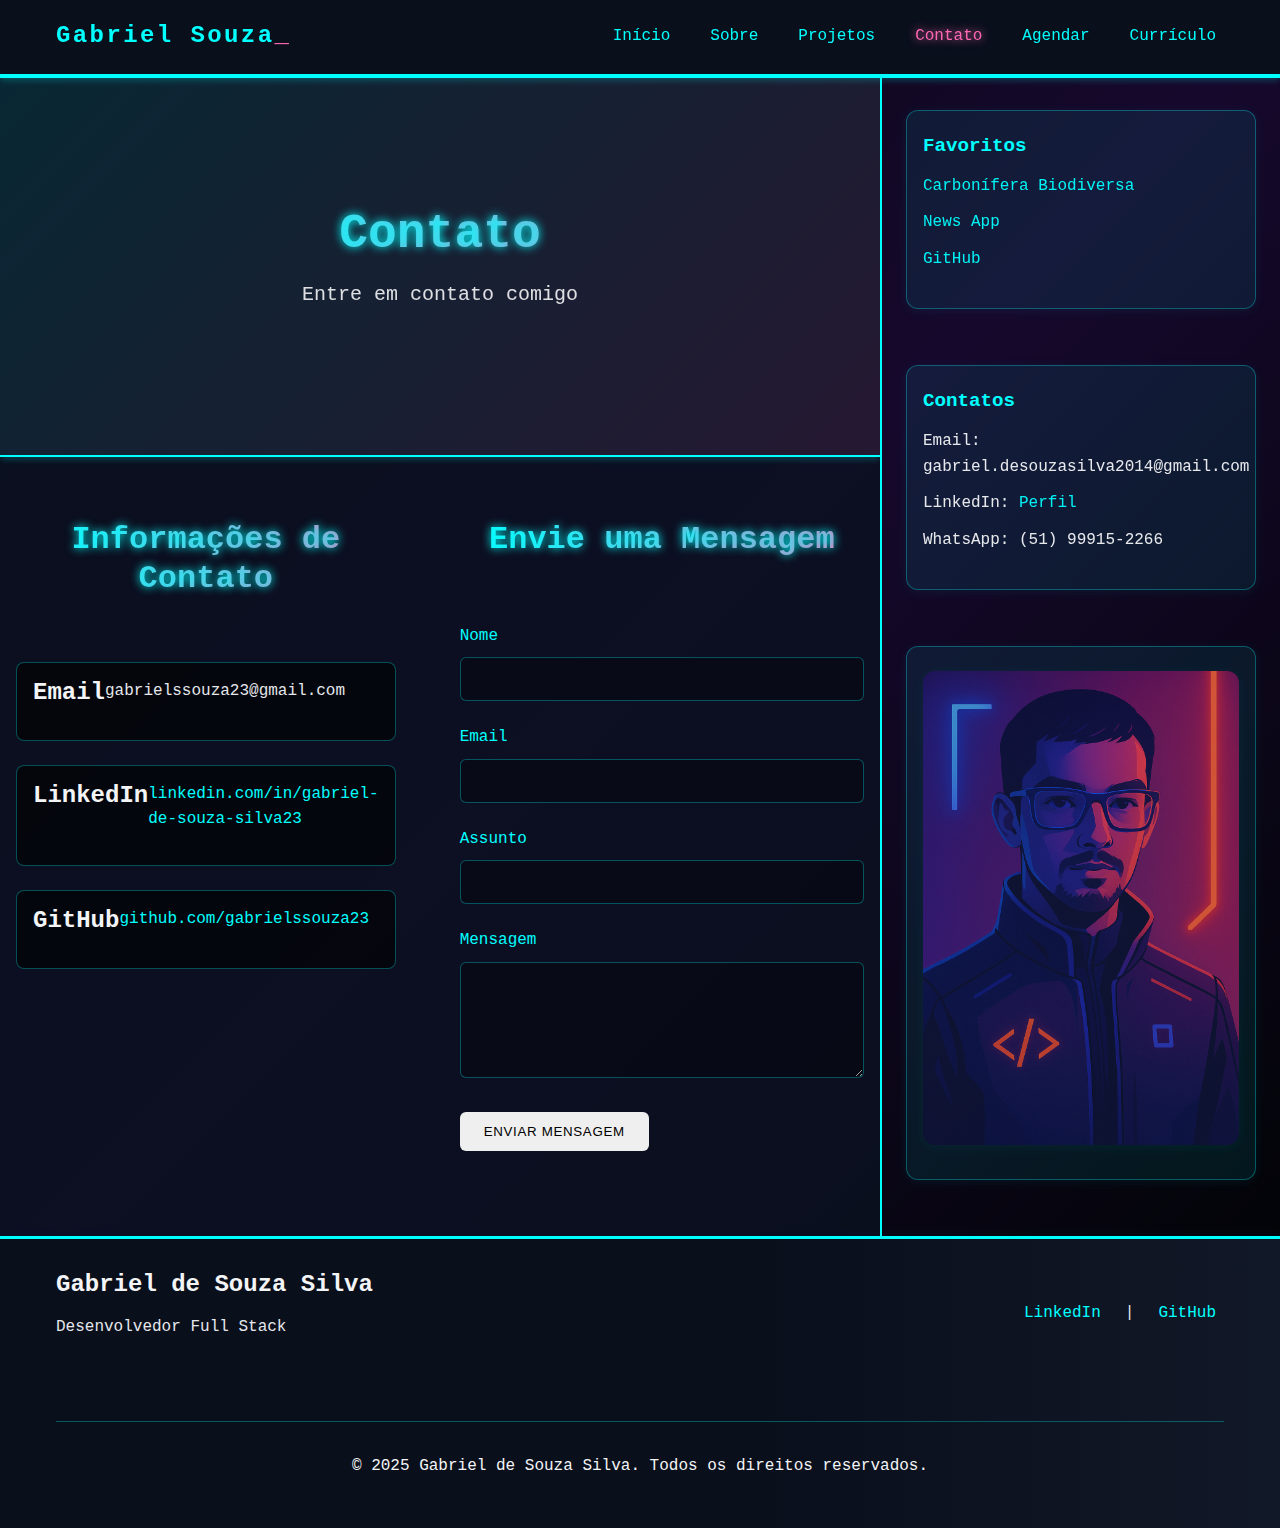
<file: contact.html>
<!DOCTYPE html>
<html lang="pt-BR">
<head>
    <meta charset="UTF-8">
    <meta name="viewport" content="width=device-width, initial-scale=1.0">
    <title>Contato - Gabriel de Souza Silva</title>
    <link rel="stylesheet" href="styles.css">
</head>
<body>
    <nav class="nav">
        <div class="nav-container">
            <div class="nav-left">
                <h1 class="logo">Gabriel Souza<span class="logo-cursor">_</span></h1>
            </div>
            <div class="nav-right">
                <a href="index.html" class="nav-link">Início</a>
                <a href="about.html" class="nav-link">Sobre</a>
                <a href="projects.html" class="nav-link">Projetos</a>
                <a href="contact.html" class="nav-link active">Contato</a>
                <a href="schedule.html" class="nav-link">Agendar</a>
                <a href="resume.html" class="nav-link">Currículo</a>
            </div>
        </div>
    </nav>
    <main class="main-layout">
      <section class="main-left">
        <section class="page-hero">
            <div class="container">
                <h1 class="gradient-text">Contato</h1>
                <p class="subtitle">Entre em contato comigo</p>
            </div>
        </section>
        <section class="contact-section">
            <div class="container">
                <div class="contact-grid">
                    <div class="contact-info">
                        <h2 class="section-title gradient-text">Informações de Contato</h2>
                        <div class="contact-details">
                            <div class="contact-item">
                                <h3>Email</h3>
                                <p>gabrielssouza23@gmail.com</p>
                            </div>
                            <div class="contact-item">
                                <h3>LinkedIn</h3>
                                <p><a href="https://www.linkedin.com/in/gabriel-de-souza-silva23/" target="_blank">linkedin.com/in/gabriel-de-souza-silva23</a></p>
                            </div>
                            <div class="contact-item">
                                <h3>GitHub</h3>
                                <p><a href="https://github.com/gabrielssouza23" target="_blank">github.com/gabrielssouza23</a></p>
                            </div>
                        </div>
                    </div>
                    <div class="contact-form">
                        <h2 class="section-title gradient-text">Envie uma Mensagem</h2>
                        <form id="contactForm">
                            <div class="form-group">
                                <label for="name">Nome</label>
                                <input type="text" id="name" name="name" required>
                            </div>
                            <div class="form-group">
                                <label for="email">Email</label>
                                <input type="email" id="email" name="email" required>
                            </div>
                            <div class="form-group">
                                <label for="subject">Assunto</label>
                                <input type="text" id="subject" name="subject" required>
                            </div>
                            <div class="form-group">
                                <label for="message">Mensagem</label>
                                <textarea id="message" name="message" rows="5" required></textarea>
                            </div>
                            <button type="submit" class="btn primary-btn">Enviar Mensagem</button>
                        </form>
                    </div>
                </div>
            </div>
        </section>
      </section>
      <aside class="main-right">
        <div class="sidebar-box">
          <h2>Favoritos</h2>
          <ul class="sidebar-list">
            <li><a href="https://carbonifera-biodiversa.vercel.app/" target="_blank">Carbonífera Biodiversa</a></li>
            <li><a href="https://github.com/gabrielssouza23/newsNext" target="_blank">News App</a></li>
            <li><a href="https://github.com/gabrielssouza23" target="_blank">GitHub</a></li>
          </ul>
        </div>
        <div class="sidebar-box">
          <h2>Contatos</h2>
          <ul class="sidebar-list">
            <li>Email: gabriel.desouzasilva2014@gmail.com</li>
            <li>LinkedIn: <a href="https://www.linkedin.com/in/gabriel-de-souza-silva23/" target="_blank">Perfil</a></li>
            <li>WhatsApp: (51) 99915-2266</li>
          </ul>
        </div>
        <div class="sidebar-box sidebar-photo">
          <img src="pog.png" alt="Foto Gabriel" style="width:100%;border-radius:12px;opacity:0.85;" />
        </div>
      </aside>
    </main>
    <footer class="footer improved-footer">
        <div class="container">
            <div class="footer-content">
                <div class="footer-info">
                    <h3>Gabriel de Souza Silva</h3>
                    <p>Desenvolvedor Full Stack</p>
                </div>
                <div class="footer-social">
                  <a href="https://www.linkedin.com/in/gabriel-de-souza-silva23/" target="_blank">LinkedIn</a> |
                  <a href="https://github.com/gabrielssouza23" target="_blank">GitHub</a>
                </div>
            </div>
            <div class="footer-bottom">
                <p>&copy; 2025 Gabriel de Souza Silva. Todos os direitos reservados.</p>
            </div>
        </div>
    </footer>
</body>
</html>
</file>
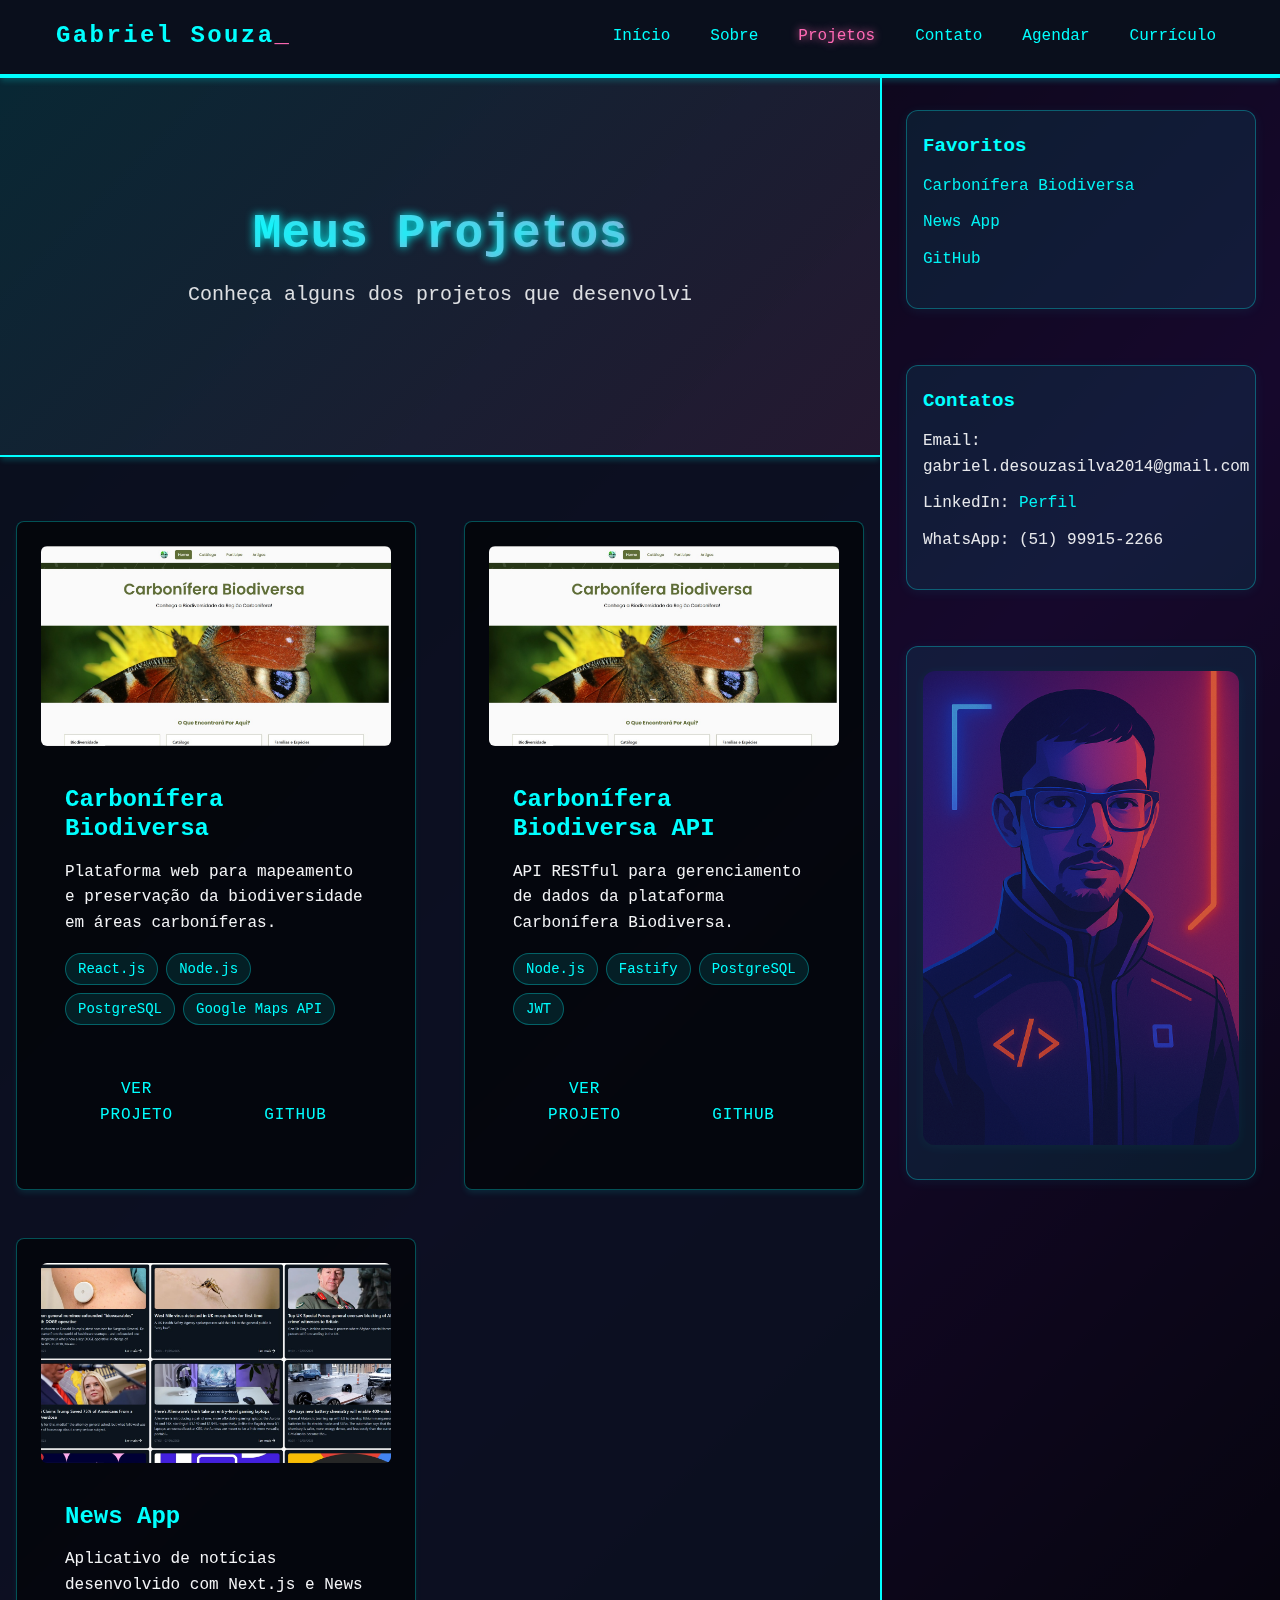
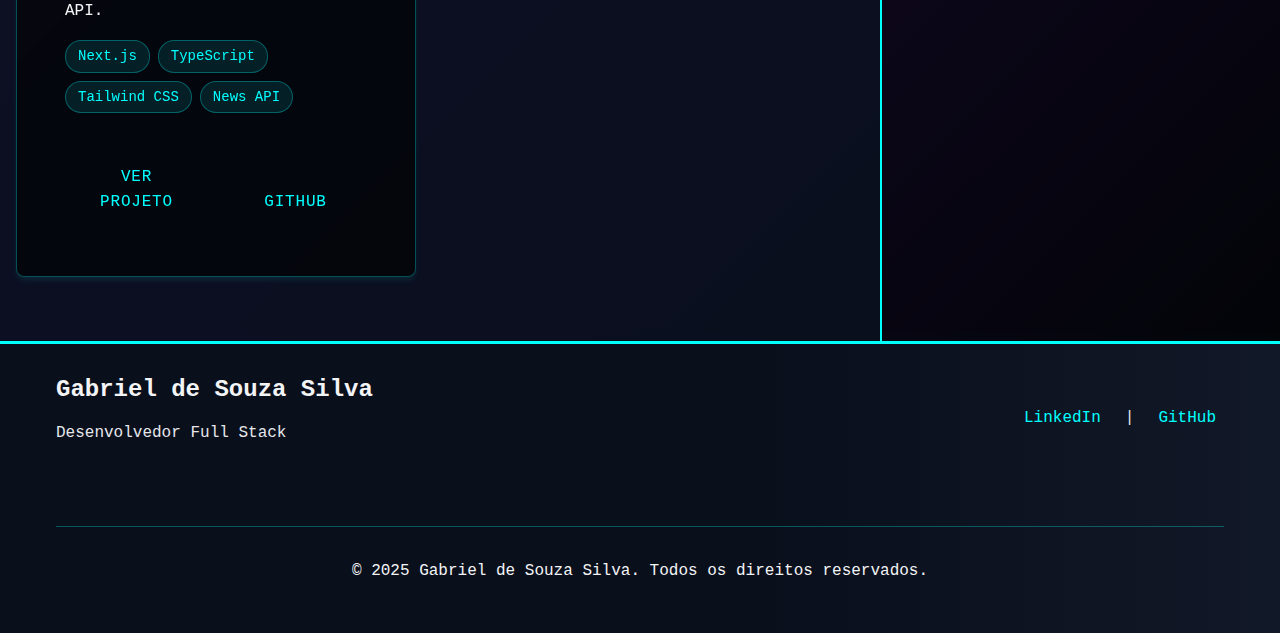
<file: projects.html>
<!DOCTYPE html>
<html lang="pt-BR">
<head>
    <meta charset="UTF-8">
    <meta name="viewport" content="width=device-width, initial-scale=1.0">
    <title>Projetos - Gabriel de Souza Silva</title>
    <link rel="stylesheet" href="styles.css">
</head>
<body>
    <nav class="nav">
        <div class="nav-container">
            <div class="nav-left">
                <h1 class="logo">Gabriel Souza<span class="logo-cursor">_</span></h1>
            </div>
            <div class="nav-right">
                <a href="index.html" class="nav-link">Início</a>
                <a href="about.html" class="nav-link">Sobre</a>
                <a href="projects.html" class="nav-link active">Projetos</a>
                <a href="contact.html" class="nav-link">Contato</a>
                <a href="schedule.html" class="nav-link">Agendar</a>
                <a href="resume.html" class="nav-link">Currículo</a>
            </div>
        </div>
    </nav>
    <main class="main-layout">
      <section class="main-left">
        <section class="page-hero">
            <div class="container">
                <h1 class="gradient-text">Meus Projetos</h1>
                <p class="subtitle">Conheça alguns dos projetos que desenvolvi</p>
            </div>
        </section>
        <section class="projects-section">
            <div class="container">
                <div class="projects-grid">
                    <div class="project-card">
                        <img src="carboprint.png" alt="Carbonífera Biodiversa" class="project-image">
                        <div class="project-content">
                            <h3>Carbonífera Biodiversa</h3>
                            <p>Plataforma web para mapeamento e preservação da biodiversidade em áreas carboníferas.</p>
                            <div class="project-tech">
                                <span class="tech-tag">React.js</span>
                                <span class="tech-tag">Node.js</span>
                                <span class="tech-tag">PostgreSQL</span>
                                <span class="tech-tag">Google Maps API</span>
                            </div>
                            <div class="project-links">
                                <a href="https://carbonifera-biodiversa.vercel.app/" target="_blank" class="btn primary-btn">Ver Projeto</a>
                                <a href="https://github.com/gabrielssouza23/carbonifera-biodiversa" target="_blank" class="btn secondary-btn">GitHub</a>
                            </div>
                        </div>
                    </div>
                    <div class="project-card">
                        <img src="carboprint.png" alt="Carbonífera Biodiversa API" class="project-image">
                        <div class="project-content">
                            <h3>Carbonífera Biodiversa API</h3>
                            <p>API RESTful para gerenciamento de dados da plataforma Carbonífera Biodiversa.</p>
                            <div class="project-tech">
                                <span class="tech-tag">Node.js</span>
                                <span class="tech-tag">Fastify</span>
                                <span class="tech-tag">PostgreSQL</span>
                                <span class="tech-tag">JWT</span>
                            </div>
                            <div class="project-links">
                                <a href="https://carbonifera-biodiversa.vercel.app/" target="_blank" class="btn primary-btn">Ver Projeto</a>
                                <a href="https://github.com/gabrielssouza23/carbonifera-biodiversa-api" target="_blank" class="btn secondary-btn">GitHub</a>
                            </div>
                        </div>
                    </div>
                    <div class="project-card">
                        <img src="news.png" alt="News App" class="project-image">
                        <div class="project-content">
                            <h3>News App</h3>
                            <p>Aplicativo de notícias desenvolvido com Next.js e News API.</p>
                            <div class="project-tech">
                                <span class="tech-tag">Next.js</span>
                                <span class="tech-tag">TypeScript</span>
                                <span class="tech-tag">Tailwind CSS</span>
                                <span class="tech-tag">News API</span>
                            </div>
                            <div class="project-links">
                                <a href="https://github.com/gabrielssouza23/newsNext/tree/master" target="_blank" class="btn primary-btn">Ver Projeto</a>
                                <a href="https://github.com/gabrielssouza23/newsNext" target="_blank" class="btn secondary-btn">GitHub</a>
                            </div>
                        </div>
                    </div>
                </div>
            </div>
        </section>
      </section>
      <aside class="main-right">
        <div class="sidebar-box">
          <h2>Favoritos</h2>
          <ul class="sidebar-list">
            <li><a href="https://carbonifera-biodiversa.vercel.app/" target="_blank">Carbonífera Biodiversa</a></li>
            <li><a href="https://github.com/gabrielssouza23/newsNext" target="_blank">News App</a></li>
            <li><a href="https://github.com/gabrielssouza23" target="_blank">GitHub</a></li>
          </ul>
        </div>
        <div class="sidebar-box">
          <h2>Contatos</h2>
          <ul class="sidebar-list">
            <li>Email: gabriel.desouzasilva2014@gmail.com</li>
            <li>LinkedIn: <a href="https://www.linkedin.com/in/gabriel-de-souza-silva23/" target="_blank">Perfil</a></li>
            <li>WhatsApp: (51) 99915-2266</li>
          </ul>
        </div>
        <div class="sidebar-box sidebar-photo">
          <img src="pog.png" alt="Foto Gabriel" style="width:100%;border-radius:12px;opacity:0.85;" />
        </div>
      </aside>
    </main>
    <footer class="footer improved-footer">
        <div class="container">
            <div class="footer-content">
                <div class="footer-info">
                    <h3>Gabriel de Souza Silva</h3>
                    <p>Desenvolvedor Full Stack</p>
                </div>
                <div class="footer-social">
                  <a href="https://www.linkedin.com/in/gabriel-de-souza-silva23/" target="_blank">LinkedIn</a> |
                  <a href="https://github.com/gabrielssouza23" target="_blank">GitHub</a>
                </div>
            </div>
            <div class="footer-bottom">
                <p>&copy; 2025 Gabriel de Souza Silva. Todos os direitos reservados.</p>
            </div>
        </div>
    </footer>
</body>
</html>
</file>
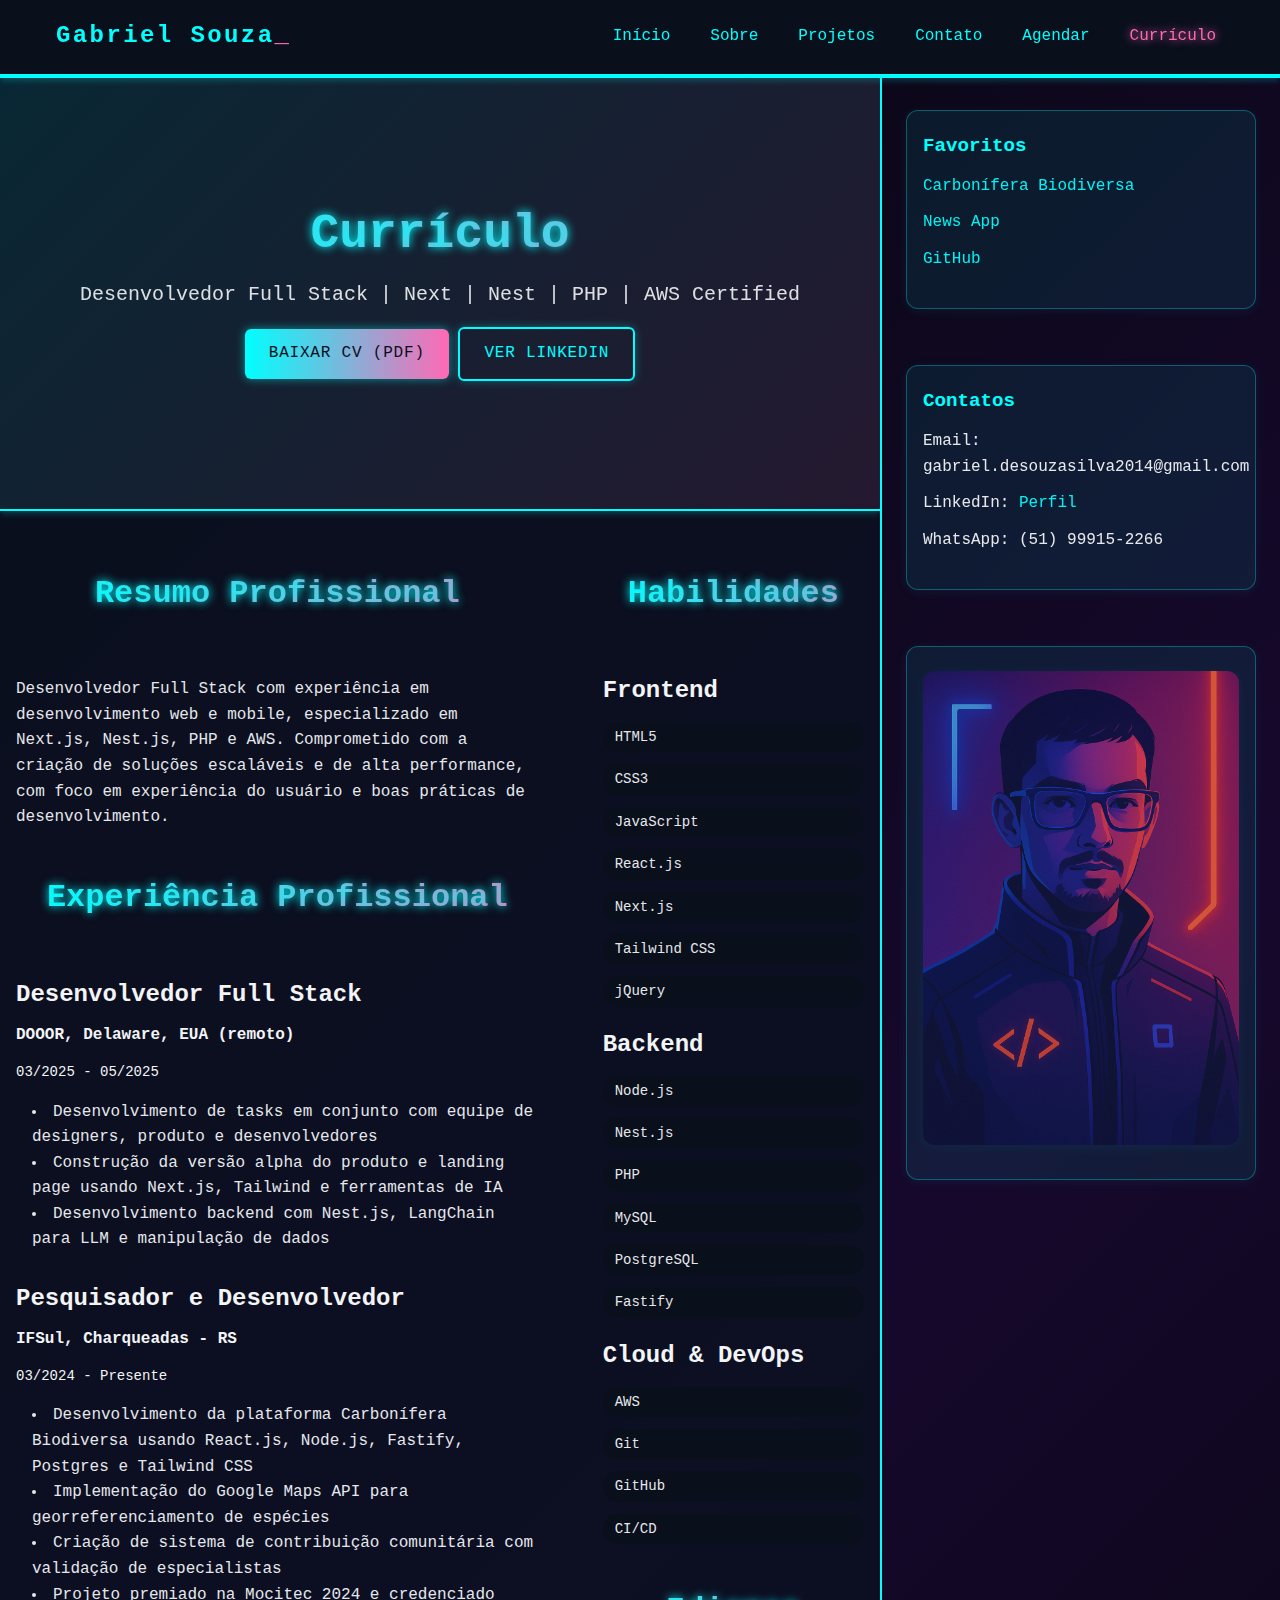
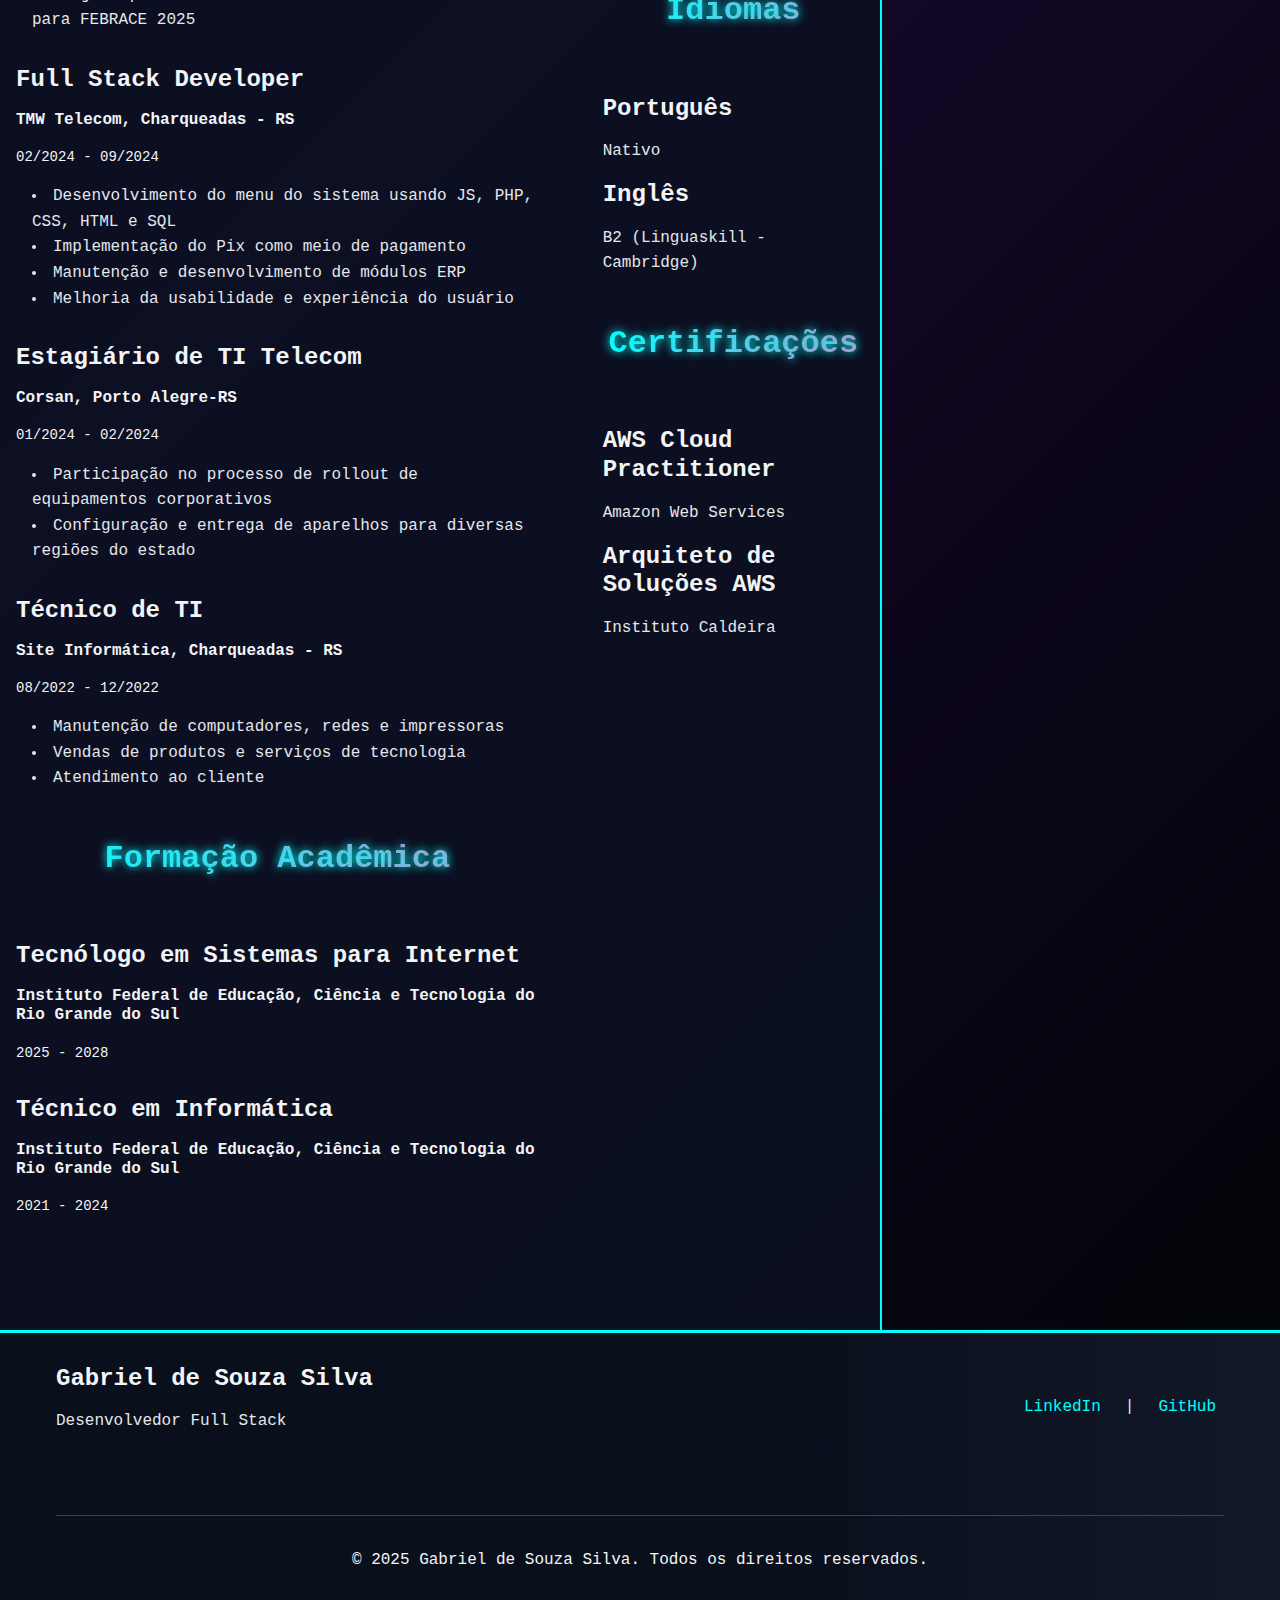
<file: resume.html>
<!DOCTYPE html>
<html lang="pt-BR">
<head>
    <meta charset="UTF-8">
    <meta name="viewport" content="width=device-width, initial-scale=1.0">
    <title>Currículo - Gabriel de Souza Silva</title>
    <link rel="stylesheet" href="styles.css">
</head>
<body>
    <nav class="nav">
        <div class="nav-container">
            <div class="nav-left">
                <h1 class="logo">Gabriel Souza<span class="logo-cursor">_</span></h1>
            </div>
            <div class="nav-right">
                <a href="index.html" class="nav-link">Início</a>
                <a href="about.html" class="nav-link">Sobre</a>
                <a href="projects.html" class="nav-link">Projetos</a>
                <a href="contact.html" class="nav-link">Contato</a>
                <a href="schedule.html" class="nav-link">Agendar</a>
                <a href="resume.html" class="nav-link active">Currículo</a>
            </div>
        </div>
    </nav>
    <main class="main-layout">
      <section class="main-left">
        <section class="page-hero">
            <div class="container">
                <h1 class="gradient-text">Currículo</h1>
                <p class="subtitle">Desenvolvedor Full Stack | Next | Nest | PHP | AWS Certified</p>
                <div class="resume-actions">
                    <a href="curriculo.pdf" class="btn btn-primary" download>
                        <i class="icon-download"></i>
                        Baixar CV (PDF)
                    </a>
                    <a href="https://www.linkedin.com/in/gabriel-de-souza-silva23/" target="_blank" class="btn btn-secondary">
                        <i class="icon-linkedin"></i>
                        Ver LinkedIn
                    </a>
                </div>
            </div>
        </section>
        <section class="resume-section">
            <div class="container">
                <div class="resume-grid">
                    <div class="resume-main">
                        <div class="resume-block">
                            <h2 class="section-title gradient-text">Resumo Profissional</h2>
                            <p>
                                Desenvolvedor Full Stack com experiência em desenvolvimento web e mobile, 
                                especializado em Next.js, Nest.js, PHP e AWS. Comprometido com a criação 
                                de soluções escaláveis e de alta performance, com foco em experiência do usuário 
                                e boas práticas de desenvolvimento.
                            </p>
                        </div>
                        <div class="resume-block">
                            <h2 class="section-title gradient-text">Experiência Profissional</h2>
                            <div class="experience-item">
                                <div class="experience-header">
                                    <h3>Desenvolvedor Full Stack</h3>
                                    <h4>DOOOR, Delaware, EUA (remoto)</h4>
                                    <p class="experience-date">03/2025 - 05/2025</p>
                                </div>
                                <ul class="experience-details">
                                    <li>Desenvolvimento de tasks em conjunto com equipe de designers, produto e desenvolvedores</li>
                                    <li>Construção da versão alpha do produto e landing page usando Next.js, Tailwind e ferramentas de IA</li>
                                    <li>Desenvolvimento backend com Nest.js, LangChain para LLM e manipulação de dados</li>
                                </ul>
                            </div>
                            <div class="experience-item">
                                <div class="experience-header">
                                    <h3>Pesquisador e Desenvolvedor</h3>
                                    <h4>IFSul, Charqueadas - RS</h4>
                                    <p class="experience-date">03/2024 - Presente</p>
                                </div>
                                <ul class="experience-details">
                                    <li>Desenvolvimento da plataforma Carbonífera Biodiversa usando React.js, Node.js, Fastify, Postgres e Tailwind CSS</li>
                                    <li>Implementação do Google Maps API para georreferenciamento de espécies</li>
                                    <li>Criação de sistema de contribuição comunitária com validação de especialistas</li>
                                    <li>Projeto premiado na Mocitec 2024 e credenciado para FEBRACE 2025</li>
                                </ul>
                            </div>
                            <div class="experience-item">
                                <div class="experience-header">
                                    <h3>Full Stack Developer</h3>
                                    <h4>TMW Telecom, Charqueadas - RS</h4>
                                    <p class="experience-date">02/2024 - 09/2024</p>
                                </div>
                                <ul class="experience-details">
                                    <li>Desenvolvimento do menu do sistema usando JS, PHP, CSS, HTML e SQL</li>
                                    <li>Implementação do Pix como meio de pagamento</li>
                                    <li>Manutenção e desenvolvimento de módulos ERP</li>
                                    <li>Melhoria da usabilidade e experiência do usuário</li>
                                </ul>
                            </div>
                            <div class="experience-item">
                                <div class="experience-header">
                                    <h3>Estagiário de TI Telecom</h3>
                                    <h4>Corsan, Porto Alegre-RS</h4>
                                    <p class="experience-date">01/2024 - 02/2024</p>
                                </div>
                                <ul class="experience-details">
                                    <li>Participação no processo de rollout de equipamentos corporativos</li>
                                    <li>Configuração e entrega de aparelhos para diversas regiões do estado</li>
                                </ul>
                            </div>
                            <div class="experience-item">
                                <div class="experience-header">
                                    <h3>Técnico de TI</h3>
                                    <h4>Site Informática, Charqueadas - RS</h4>
                                    <p class="experience-date">08/2022 - 12/2022</p>
                                </div>
                                <ul class="experience-details">
                                    <li>Manutenção de computadores, redes e impressoras</li>
                                    <li>Vendas de produtos e serviços de tecnologia</li>
                                    <li>Atendimento ao cliente</li>
                                </ul>
                            </div>
                        </div>
                        <div class="resume-block">
                            <h2 class="section-title gradient-text">Formação Acadêmica</h2>
                            <div class="education-item">
                                <div class="education-header">
                                    <h3>Tecnólogo em Sistemas para Internet</h3>
                                    <h4>Instituto Federal de Educação, Ciência e Tecnologia do Rio Grande do Sul</h4>
                                    <p class="education-date">2025 - 2028</p>
                                </div>
                            </div>
                            <div class="education-item">
                                <div class="education-header">
                                    <h3>Técnico em Informática</h3>
                                    <h4>Instituto Federal de Educação, Ciência e Tecnologia do Rio Grande do Sul</h4>
                                    <p class="education-date">2021 - 2024</p>
                                </div>
                            </div>
                        </div>
                    </div>
                    <div class="resume-sidebar">
                        <div class="resume-block">
                            <h2 class="section-title gradient-text">Habilidades</h2>
                            <div class="skills-group">
                                <h3>Frontend</h3>
                                <div class="skills-list">
                                    <span class="skill-tag">HTML5</span>
                                    <span class="skill-tag">CSS3</span>
                                    <span class="skill-tag">JavaScript</span>
                                    <span class="skill-tag">React.js</span>
                                    <span class="skill-tag">Next.js</span>
                                    <span class="skill-tag">Tailwind CSS</span>
                                    <span class="skill-tag">jQuery</span>
                                </div>
                            </div>
                            <div class="skills-group">
                                <h3>Backend</h3>
                                <div class="skills-list">
                                    <span class="skill-tag">Node.js</span>
                                    <span class="skill-tag">Nest.js</span>
                                    <span class="skill-tag">PHP</span>
                                    <span class="skill-tag">MySQL</span>
                                    <span class="skill-tag">PostgreSQL</span>
                                    <span class="skill-tag">Fastify</span>
                                </div>
                            </div>
                            <div class="skills-group">
                                <h3>Cloud & DevOps</h3>
                                <div class="skills-list">
                                    <span class="skill-tag">AWS</span>
                                    <span class="skill-tag">Git</span>
                                    <span class="skill-tag">GitHub</span>
                                    <span class="skill-tag">CI/CD</span>
                                </div>
                            </div>
                        </div>
                        <div class="resume-block">
                            <h2 class="section-title gradient-text">Idiomas</h2>
                            <div class="languages-list">
                                <div class="language-item">
                                    <h3>Português</h3>
                                    <p class="language-level">Nativo</p>
                                </div>
                                <div class="language-item">
                                    <h3>Inglês</h3>
                                    <p class="language-level">B2 (Linguaskill - Cambridge)</p>
                                </div>
                            </div>
                        </div>
                        <div class="resume-block">
                            <h2 class="section-title gradient-text">Certificações</h2>
                            <div class="certifications-list">
                                <div class="certification-item">
                                    <h3>AWS Cloud Practitioner</h3>
                                    <p>Amazon Web Services</p>
                                </div>
                                <div class="certification-item">
                                    <h3>Arquiteto de Soluções AWS</h3>
                                    <p>Instituto Caldeira</p>
                                </div>
                            </div>
                        </div>
                    </div>
                </div>
            </div>
        </section>
      </section>
      <aside class="main-right">
        <div class="sidebar-box">
          <h2>Favoritos</h2>
          <ul class="sidebar-list">
            <li><a href="https://carbonifera-biodiversa.vercel.app/" target="_blank">Carbonífera Biodiversa</a></li>
            <li><a href="https://github.com/gabrielssouza23/newsNext" target="_blank">News App</a></li>
            <li><a href="https://github.com/gabrielssouza23" target="_blank">GitHub</a></li>
          </ul>
        </div>
        <div class="sidebar-box">
          <h2>Contatos</h2>
          <ul class="sidebar-list">
            <li>Email: gabriel.desouzasilva2014@gmail.com</li>
            <li>LinkedIn: <a href="https://www.linkedin.com/in/gabriel-de-souza-silva23/" target="_blank">Perfil</a></li>
            <li>WhatsApp: (51) 99915-2266</li>
          </ul>
        </div>
        <div class="sidebar-box sidebar-photo">
          <img src="pog.png" alt="Foto Gabriel" style="width:100%;border-radius:12px;opacity:0.85;" />
        </div>
      </aside>
    </main>
    <footer class="footer improved-footer">
        <div class="container">
            <div class="footer-content">
                <div class="footer-info">
                    <h3>Gabriel de Souza Silva</h3>
                    <p>Desenvolvedor Full Stack</p>
                </div>
                <div class="footer-social">
                  <a href="https://www.linkedin.com/in/gabriel-de-souza-silva23/" target="_blank">LinkedIn</a> |
                  <a href="https://github.com/gabrielssouza23" target="_blank">GitHub</a>
                </div>
            </div>
            <div class="footer-bottom">
                <p>&copy; 2025 Gabriel de Souza Silva. Todos os direitos reservados.</p>
            </div>
        </div>
    </footer>
</body>
</html>
</file>
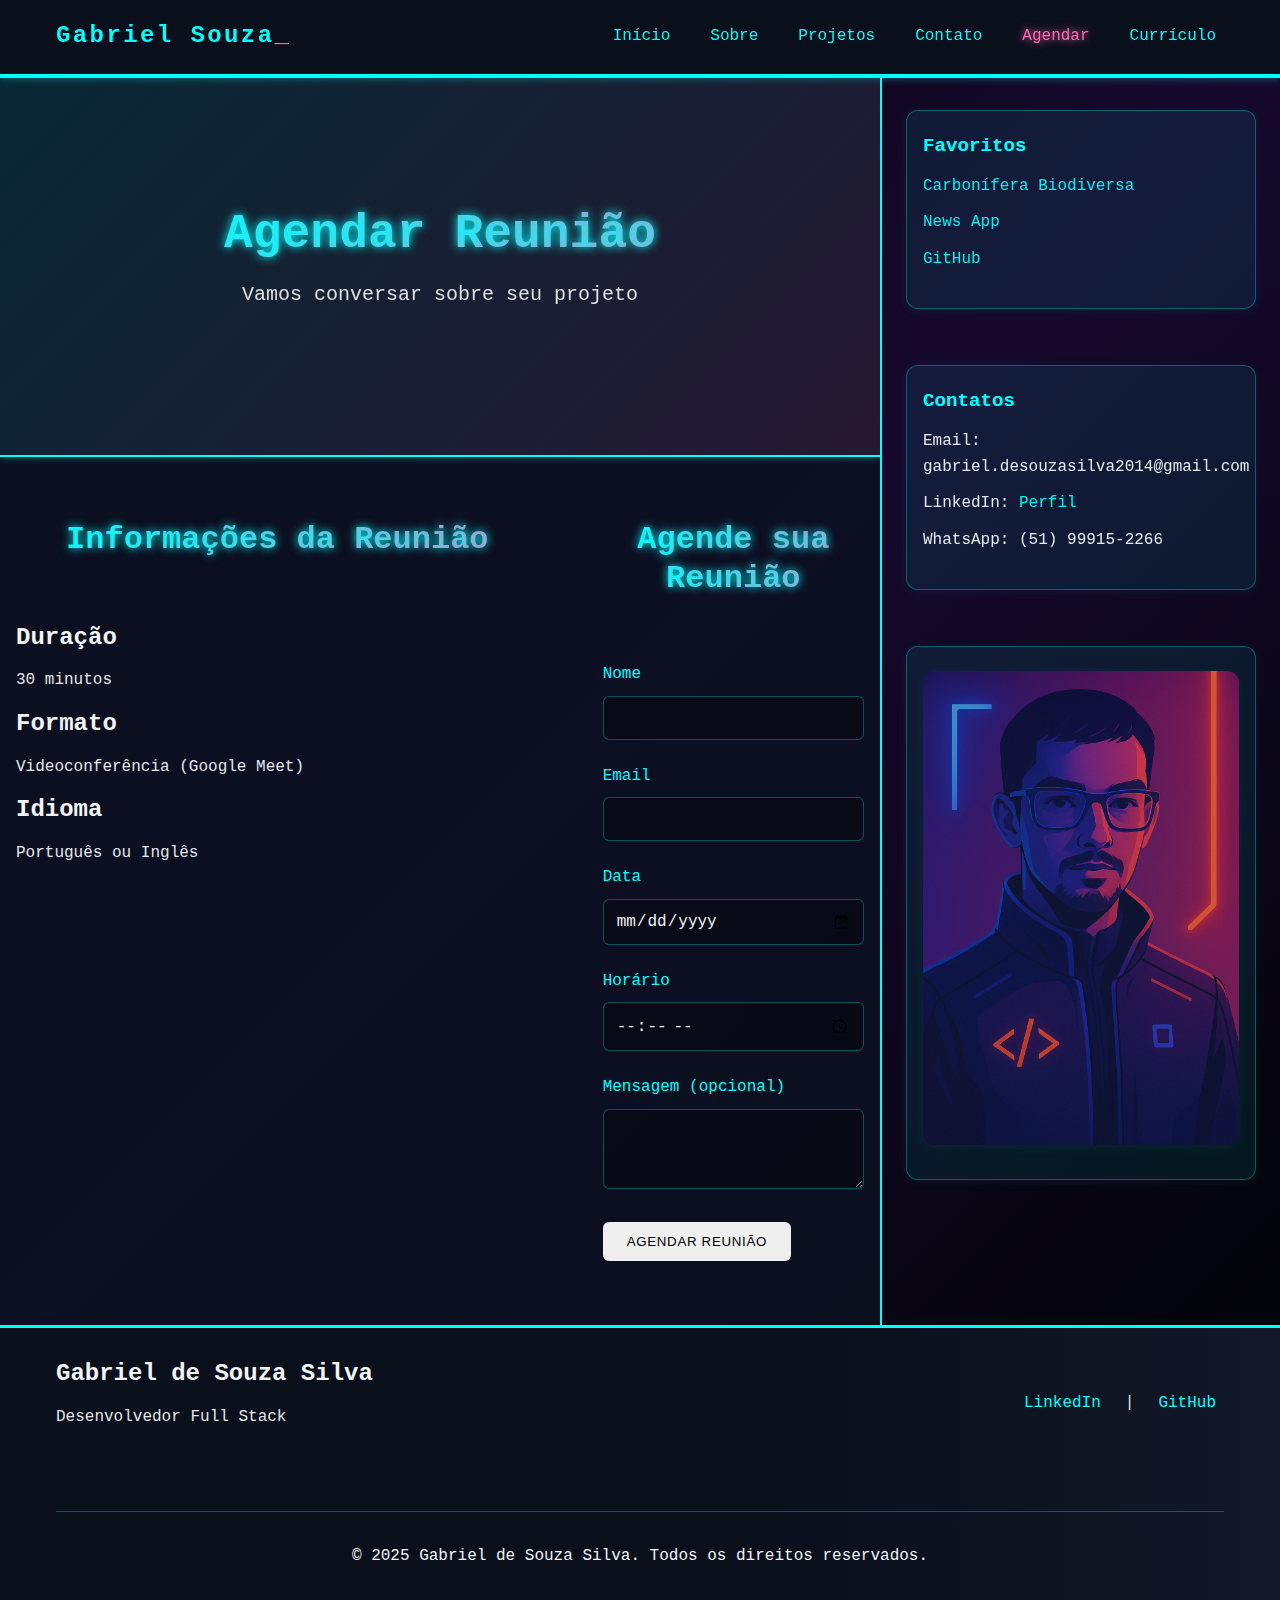
<file: schedule.html>
<!DOCTYPE html>
<html lang="pt-BR">
<head>
    <meta charset="UTF-8">
    <meta name="viewport" content="width=device-width, initial-scale=1.0">
    <title>Agendar - Gabriel de Souza Silva</title>
    <link rel="stylesheet" href="styles.css">
</head>
<body>
    <nav class="nav">
        <div class="nav-container">
            <div class="nav-left">
                <h1 class="logo">Gabriel Souza<span class="logo-cursor">_</span></h1>
            </div>
            <div class="nav-right">
                <a href="index.html" class="nav-link">Início</a>
                <a href="about.html" class="nav-link">Sobre</a>
                <a href="projects.html" class="nav-link">Projetos</a>
                <a href="contact.html" class="nav-link">Contato</a>
                <a href="schedule.html" class="nav-link active">Agendar</a>
                <a href="resume.html" class="nav-link">Currículo</a>
            </div>
        </div>
    </nav>
    <main class="main-layout">
      <section class="main-left">
        <section class="page-hero">
            <div class="container">
                <h1 class="gradient-text">Agendar Reunião</h1>
                <p class="subtitle">Vamos conversar sobre seu projeto</p>
            </div>
        </section>
        <section class="schedule-section">
            <div class="container">
                <div class="schedule-grid">
                    <div class="schedule-info">
                        <h2 class="section-title gradient-text">Informações da Reunião</h2>
                        <div class="schedule-details">
                            <div class="schedule-item">
                                <h3>Duração</h3>
                                <p>30 minutos</p>
                            </div>
                            <div class="schedule-item">
                                <h3>Formato</h3>
                                <p>Videoconferência (Google Meet)</p>
                            </div>
                            <div class="schedule-item">
                                <h3>Idioma</h3>
                                <p>Português ou Inglês</p>
                            </div>
                        </div>
                    </div>
                    <div class="schedule-form">
                        <h2 class="section-title gradient-text">Agende sua Reunião</h2>
                        <form id="scheduleForm">
                            <div class="form-group">
                                <label for="name">Nome</label>
                                <input type="text" id="name" name="name" required>
                            </div>
                            <div class="form-group">
                                <label for="email">Email</label>
                                <input type="email" id="email" name="email" required>
                            </div>
                            <div class="form-group">
                                <label for="date">Data</label>
                                <input type="date" id="date" name="date" required>
                            </div>
                            <div class="form-group">
                                <label for="time">Horário</label>
                                <input type="time" id="time" name="time" required>
                            </div>
                            <div class="form-group">
                                <label for="message">Mensagem (opcional)</label>
                                <textarea id="message" name="message" rows="3"></textarea>
                            </div>
                            <button type="submit" class="btn primary-btn">Agendar Reunião</button>
                        </form>
                    </div>
                </div>
            </div>
        </section>
      </section>
      <aside class="main-right">
        <div class="sidebar-box">
          <h2>Favoritos</h2>
          <ul class="sidebar-list">
            <li><a href="https://carbonifera-biodiversa.vercel.app/" target="_blank">Carbonífera Biodiversa</a></li>
            <li><a href="https://github.com/gabrielssouza23/newsNext" target="_blank">News App</a></li>
            <li><a href="https://github.com/gabrielssouza23" target="_blank">GitHub</a></li>
          </ul>
        </div>
        <div class="sidebar-box">
          <h2>Contatos</h2>
          <ul class="sidebar-list">
            <li>Email: gabriel.desouzasilva2014@gmail.com</li>
            <li>LinkedIn: <a href="https://www.linkedin.com/in/gabriel-de-souza-silva23/" target="_blank">Perfil</a></li>
            <li>WhatsApp: (51) 99915-2266</li>
          </ul>
        </div>
        <div class="sidebar-box sidebar-photo">
          <img src="pog.png" alt="Foto Gabriel" style="width:100%;border-radius:12px;opacity:0.85;" />
        </div>
      </aside>
    </main>
    <footer class="footer improved-footer">
        <div class="container">
            <div class="footer-content">
                <div class="footer-info">
                    <h3>Gabriel de Souza Silva</h3>
                    <p>Desenvolvedor Full Stack</p>
                </div>
                <div class="footer-social">
                  <a href="https://www.linkedin.com/in/gabriel-de-souza-silva23/" target="_blank">LinkedIn</a> |
                  <a href="https://github.com/gabrielssouza23" target="_blank">GitHub</a>
                </div>
            </div>
            <div class="footer-bottom">
                <p>&copy; 2025 Gabriel de Souza Silva. Todos os direitos reservados.</p>
            </div>
        </div>
    </footer>
</body>
</html>
</file>
<file: styles.css>
/* Reset and Base Styles */
:root {
    --primary-color: #00ffff;
    --secondary-color: #ff69b4;
    --accent-color: #ff00ff;
    --text-color: #e5e7eb;
    --text-light: #f3f4f6;
    --background-color: #111827;
    --background-alt: #0a0f1c;
    --border-color: rgba(0, 255, 255, 0.3);
    --card-bg: rgba(0, 0, 0, 0.6);
    --gradient-start: #00ffff;
    --gradient-end: #ff69b4;
}

* {
    margin: 0;
    padding: 0;
    box-sizing: border-box;
}

body {
    font-family: 'Courier New', monospace;
    line-height: 1.6;
    color: var(--text-color);
    background: linear-gradient(135deg, var(--background-color), #4c1d95, var(--background-alt));
    min-height: 100vh;
}

.container {
    max-width: 1200px;
    margin: 0 auto;
    padding: 0 1rem;
}

/* Typography */
h1, h2, h3, h4, h5, h6 {
    font-weight: 700;
    line-height: 1.2;
    margin-bottom: 1rem;
    color: var(--text-light);
}

h1 {
    font-size: 2.5rem;
}

h2 {
    font-size: 2rem;
}

h3 {
    font-size: 1.5rem;
}

p {
    margin-bottom: 1rem;
}

a {
    color: var(--primary-color);
    text-decoration: none;
    transition: all 0.3s ease;
}

a:hover {
    color: var(--secondary-color);
    text-shadow: 0 0 8px var(--secondary-color);
}

/* Navigation */
.nav {
    background-color: var(--background-alt);
    border-bottom: 4px solid var(--primary-color);
    box-shadow: 0 4px 6px -1px rgba(0, 255, 255, 0.2);
    position: sticky;
    top: 0;
    z-index: 1000;
}

.nav-container {
    display: flex;
    justify-content: space-between;
    align-items: center;
    padding: 1rem;
    max-width: 1200px;
    margin: 0 auto;
}

.nav-left .logo {
    font-size: 1.5rem;
    font-weight: bold;
    color: var(--primary-color);
    letter-spacing: 0.1em;
    margin: 0;
}

.logo-cursor {
    color: var(--secondary-color);
    animation: blink 1s infinite;
}

.nav-right {
    display: flex;
    gap: 1.5rem;
}

.nav-link {
    color: var(--primary-color);
    font-weight: 500;
    padding: 0.5rem;
    border-radius: 0.375rem;
    transition: all 0.3s ease;
}

.nav-link:hover {
    color: var(--secondary-color);
    text-shadow: 0 0 8px var(--secondary-color);
    background-color: rgba(255, 105, 180, 0.1);
}

.nav-link.active {
    color: var(--secondary-color);
    text-shadow: 0 0 8px var(--secondary-color);
}

/* Hero Sections */
.hero, .page-hero {
    padding: 8rem 0;
    text-align: center;
    background: linear-gradient(135deg, rgba(0, 255, 255, 0.1), rgba(255, 105, 180, 0.1));
    border-bottom: 2px solid var(--primary-color);
    box-shadow: 0 4px 6px -1px rgba(0, 255, 255, 0.2);
    margin-bottom: 2rem;
}

.hero-content {
    max-width: 800px;
    margin: 0 auto;
}

.profile-image {
    width: 200px;
    height: 200px;
    border-radius: 50%;
    border: 4px solid var(--primary-color);
    box-shadow: 0 0 20px rgba(0, 255, 255, 0.5);
    margin-bottom: 2rem;
}

.hero h1, .page-hero h1 {
    font-size: 3rem;
    margin-bottom: 1rem;
    text-shadow: 0 0 10px var(--primary-color);
}

.hero .subtitle, .page-hero .subtitle {
    font-size: 1.25rem;
    opacity: 0.9;
    color: var(--text-light);
}

.hero-buttons {
    display: flex;
    gap: 1rem;
    justify-content: center;
    margin: 2rem 0;
}

.social-links {
    display: flex;
    gap: 1rem;
    justify-content: center;
    margin-top: 2rem;
}

.social-link {
    display: flex;
    align-items: center;
    padding: 0.75rem;
    background: var(--card-bg);
    border: 1px solid var(--border-color);
    border-radius: 0.375rem;
    transition: all 0.3s ease;
}

.social-link:hover {
    background: linear-gradient(to right, rgba(0, 255, 255, 0.1), rgba(255, 105, 180, 0.1));
    border-color: var(--primary-color);
    box-shadow: 0 0 10px rgba(0, 255, 255, 0.3);
}

.social-link img {
    width: 24px;
    height: 24px;
    filter: invert(1);
}

.gradient-text {
    background: linear-gradient(to right, var(--gradient-start), var(--gradient-end));
    -webkit-background-clip: text;
    background-clip: text;
    color: transparent;
    text-shadow: 0 0 10px rgba(0, 255, 255, 0.5);
}

/* Buttons */
.btn {
    display: inline-block;
    padding: 0.75rem 1.5rem;
    border-radius: 0.375rem;
    font-weight: 500;
    text-align: center;
    transition: all 0.3s ease;
    cursor: pointer;
    border: none;
    text-transform: uppercase;
    letter-spacing: 0.05em;
}

.btn-primary {
    background: linear-gradient(to right, var(--primary-color), var(--secondary-color));
    color: var(--background-alt);
    box-shadow: 0 0 10px rgba(0, 255, 255, 0.5);
}

.btn-primary:hover {
    transform: translateY(-2px);
    box-shadow: 0 0 20px rgba(0, 255, 255, 0.8);
}

.btn-secondary {
    background-color: transparent;
    color: var(--primary-color);
    border: 2px solid var(--primary-color);
    box-shadow: 0 0 10px rgba(0, 255, 255, 0.3);
}

.btn-secondary:hover {
    background-color: var(--primary-color);
    color: var(--background-alt);
    box-shadow: 0 0 20px rgba(0, 255, 255, 0.8);
}

/* Forms */
.form {
    max-width: 600px;
    margin: 0 auto;
}

.form-group {
    margin-bottom: 1.5rem;
}

.form-group label {
    display: block;
    margin-bottom: 0.5rem;
    font-weight: 500;
    color: var(--primary-color);
}

.form-group input,
.form-group select,
.form-group textarea {
    width: 100%;
    padding: 0.75rem;
    border: 1px solid var(--border-color);
    border-radius: 0.375rem;
    font-size: 1rem;
    background-color: rgba(0, 0, 0, 0.3);
    color: var(--text-light);
    transition: all 0.3s ease;
}

.form-group input:focus,
.form-group select:focus,
.form-group textarea:focus {
    outline: none;
    border-color: var(--primary-color);
    box-shadow: 0 0 10px rgba(0, 255, 255, 0.3);
}

/* Cards */
.card {
    background: var(--card-bg);
    backdrop-filter: blur(8px);
    border-radius: 0.5rem;
    padding: 1.5rem;
    border: 1px solid var(--border-color);
    box-shadow: 0 4px 6px -1px rgba(0, 255, 255, 0.1);
    transition: all 0.3s ease;
}

.card:hover {
    transform: translateY(-2px);
    box-shadow: 0 4px 6px -1px rgba(255, 105, 180, 0.2);
    border-color: rgba(255, 105, 180, 0.5);
}

/* Grids */
.grid {
    display: grid;
    gap: 2rem;
}

.grid-2 {
    grid-template-columns: repeat(2, 1fr);
}

.grid-3 {
    grid-template-columns: repeat(3, 1fr);
}

.grid-4 {
    grid-template-columns: repeat(4, 1fr);
}

/* Sections */
.section {
    padding: 6rem 0;
}

.section-title {
    text-align: center;
    margin-bottom: 4rem;
    text-shadow: 0 0 10px var(--primary-color);
}

.alt-bg {
    background: linear-gradient(to right, rgba(76, 29, 149, 0.2), rgba(10, 15, 28, 0.4));
    border-top: 1px solid var(--border-color);
    border-bottom: 1px solid var(--border-color);
    padding: 6rem 0;
}

/* About Page */
.about-grid {
    display: grid;
    grid-template-columns: 1fr 2fr;
    gap: 4rem;
    margin: 4rem 0;
    align-items: start;
}

.large-profile-image {
    width: 100%;
    border-radius: 0.5rem;
    box-shadow: 0 4px 6px rgba(0, 0, 0, 0.1);
}

.timeline {
    position: relative;
    padding-left: 2rem;
    margin: 4rem 0;
}

.timeline::before {
    content: '';
    position: absolute;
    left: 0;
    top: 0;
    bottom: 0;
    width: 2px;
    background-color: var(--border-color);
}

.timeline-item {
    position: relative;
    margin-bottom: 3rem;
}

.timeline-item::before {
    content: '';
    position: absolute;
    left: -2.5rem;
    top: 0.5rem;
    width: 1rem;
    height: 1rem;
    border-radius: 50%;
    background-color: var(--primary-color);
}

/* Projects Page */
.projects-grid {
    display: grid;
    grid-template-columns: repeat(auto-fit, minmax(300px, 1fr));
    gap: 3rem;
    margin: 4rem 0;
}

.project-card {
    background: var(--card-bg);
    backdrop-filter: blur(8px);
    border-radius: 0.5rem;
    overflow: hidden;
    border: 1px solid var(--border-color);
    box-shadow: 0 4px 6px -1px rgba(0, 255, 255, 0.1);
    transition: all 0.3s ease;
    display: flex;
    flex-direction: column;
}

.project-card:hover {
    transform: translateY(-4px);
    box-shadow: 0 4px 6px -1px rgba(255, 105, 180, 0.2);
    border-color: rgba(255, 105, 180, 0.5);
}

.project-image {
    position: relative;
    width: 100%;
    height: 200px;
    overflow: hidden;
}

.project-img {
    width: 100%;
    height: 100%;
    object-fit: cover;
    transition: transform 0.3s ease;
}

.project-card:hover .project-img {
    transform: scale(1.05);
}

.project-content {
    padding: 1.5rem;
    flex-grow: 1;
    display: flex;
    flex-direction: column;
    gap: 1rem;
}

.project-content h3 {
    font-size: 1.5rem;
    color: var(--primary-color);
    margin-bottom: 0.5rem;
}

.project-description {
    color: var(--text-light);
    margin-bottom: 1.5rem;
    flex-grow: 1;
}

.project-tech {
    display: flex;
    flex-wrap: wrap;
    gap: 0.5rem;
    margin-bottom: 1.5rem;
}

.tech-tag {
    display: inline-block;
    padding: 0.25rem 0.75rem;
    background: rgba(0, 255, 255, 0.1);
    border: 1px solid var(--border-color);
    border-radius: 1rem;
    font-size: 0.875rem;
    color: var(--primary-color);
    transition: all 0.3s ease;
}

.tech-tag:hover {
    background: rgba(0, 255, 255, 0.2);
    border-color: var(--primary-color);
    box-shadow: 0 0 10px rgba(0, 255, 255, 0.3);
}

.project-links {
    display: flex;
    gap: 1rem;
    margin-top: auto;
}

.project-links .btn {
    flex: 1;
    text-align: center;
}

/* Contact Page */
.contact-grid {
    display: grid;
    grid-template-columns: 1fr 2fr;
    gap: 4rem;
    margin: 4rem 0;
}

.contact-item {
    display: flex;
    align-items: flex-start;
    margin-bottom: 1.5rem;
    padding: 1rem;
    background: var(--card-bg);
    border-radius: 0.5rem;
    border: 1px solid var(--border-color);
}

.contact-item i {
    font-size: 1.5rem;
    color: var(--primary-color);
    margin-right: 1rem;
    text-shadow: 0 0 10px var(--primary-color);
}

.social-grid {
    display: grid;
    grid-template-columns: repeat(2, 1fr);
    gap: 1rem;
}

.social-link {
    display: flex;
    align-items: center;
    padding: 0.75rem;
    background: var(--card-bg);
    border: 1px solid var(--border-color);
    border-radius: 0.375rem;
    transition: all 0.3s ease;
}

.social-link:hover {
    background: linear-gradient(to right, rgba(0, 255, 255, 0.1), rgba(255, 105, 180, 0.1));
    border-color: var(--primary-color);
    box-shadow: 0 0 10px rgba(0, 255, 255, 0.3);
}

.social-link i {
    margin-right: 0.5rem;
}

/* Schedule Page */
.schedule-grid {
    display: grid;
    grid-template-columns: 2fr 1fr;
    gap: 4rem;
    margin: 4rem 0;
}

.info-card {
    background-color: var(--background-color);
    border-radius: 0.5rem;
    padding: 1.5rem;
    margin-bottom: 1.5rem;
    box-shadow: 0 1px 3px rgba(0, 0, 0, 0.1);
}

.hours-table {
    width: 100%;
    border-collapse: collapse;
    margin-top: 1rem;
    background: var(--card-bg);
    border-radius: 0.5rem;
    overflow: hidden;
}

.hours-table th,
.hours-table td {
    padding: 1rem;
    text-align: left;
    border-bottom: 1px solid var(--border-color);
}

.hours-table th {
    background: linear-gradient(to right, rgba(0, 255, 255, 0.1), rgba(255, 105, 180, 0.1));
    color: var(--primary-color);
    font-weight: 600;
}

/* Resume Page */
.resume-grid {
    display: grid;
    grid-template-columns: 2fr 1fr;
    gap: 4rem;
    margin: 4rem 0;
}

.resume-block {
    margin-bottom: 3rem;
}

.experience-item,
.education-item {
    margin-bottom: 2rem;
}

.experience-header,
.education-header {
    margin-bottom: 1rem;
}

.experience-date,
.education-date {
    color: var(--text-light);
    font-size: 0.875rem;
}

.experience-details {
    list-style-position: inside;
    margin-left: 1rem;
}

.skills-group {
    margin-bottom: 1.5rem;
}

.skills-list {
    display: flex;
    flex-wrap: wrap;
    gap: 0.5rem;
}

.skill-tag {
    display: inline-block;
    padding: 0.25rem 0.75rem;
    background-color: var(--background-alt);
    border-radius: 1rem;
    font-size: 0.875rem;
}

/* Footer */
.footer {
    background-color: var(--background-alt);
    padding: 6rem 0 2rem;
    /* margin-top: 6rem; */
    border-top: 4px solid var(--primary-color);
    box-shadow: 0 -4px 6px -1px rgba(0, 255, 255, 0.2);
}

.footer-content {
    display: grid;
    grid-template-columns: repeat(3, 1fr);
    gap: 4rem;
    margin-bottom: 4rem;
}

.footer-links {
    display: flex;
    flex-direction: column;
    gap: 0.5rem;
}

.footer-links a {
    color: var(--text-light);
    transition: all 0.3s ease;
}

.footer-links a:hover {
    color: var(--primary-color);
    text-shadow: 0 0 8px var(--primary-color);
}

.footer-social {
    display: flex;
    gap: 1rem;
}

.footer-bottom {
    text-align: center;
    padding-top: 2rem;
    border-top: 1px solid var(--border-color);
    color: var(--text-light);
}

/* Animations */
@keyframes blink {
    0%, 100% { opacity: 1; }
    50% { opacity: 0; }
}

/* Utility Classes */
.text-center {
    text-align: center;
}

.mb-1 { margin-bottom: 0.5rem; }
.mb-2 { margin-bottom: 1rem; }
.mb-3 { margin-bottom: 1.5rem; }
.mb-4 { margin-bottom: 2rem; }

.mt-1 { margin-top: 0.5rem; }
.mt-2 { margin-top: 1rem; }
.mt-3 { margin-top: 1.5rem; }
.mt-4 { margin-top: 2rem; }

/* Responsive Design */
@media (max-width: 1024px) {
    .grid-4 {
        grid-template-columns: repeat(3, 1fr);
    }
}

@media (max-width: 768px) {
    .nav-container {
        flex-direction: column;
        gap: 1rem;
    }

    .nav-right {
        flex-direction: column;
        width: 100%;
        text-align: center;
    }

    .grid-2,
    .grid-3,
    .grid-4 {
        grid-template-columns: repeat(2, 1fr);
    }

    .about-grid,
    .contact-grid,
    .schedule-grid,
    .resume-grid {
        grid-template-columns: 1fr;
    }

    .footer-content {
        grid-template-columns: 1fr;
        text-align: center;
    }

    .footer-links,
    .footer-social {
        justify-content: center;
    }

    .hero-buttons {
        flex-direction: column;
    }

    .section {
        padding: 4rem 0;
    }

    .hero, .page-hero {
        padding: 6rem 0;
    }

    .projects-grid,
    .contact-grid,
    .schedule-grid,
    .resume-grid,
    .about-grid {
        gap: 2rem;
        margin: 3rem 0;
    }

    .footer {
        padding: 4rem 0 2rem;
        margin-top: 4rem;
    }

    .footer-content {
        gap: 2rem;
        margin-bottom: 3rem;
    }
}

@media (max-width: 480px) {
    .grid-2,
    .grid-3,
    .grid-4 {
        grid-template-columns: 1fr;
    }

    .page-hero h1 {
        font-size: 2rem;
    }

    .btn {
        width: 100%;
        margin-bottom: 1rem;
    }

    .section {
        padding: 3rem 0;
    }

    .hero, .page-hero {
        padding: 4rem 0;
    }

    .projects-grid,
    .contact-grid,
    .schedule-grid,
    .resume-grid,
    .about-grid {
        gap: 1.5rem;
        margin: 2rem 0;
    }

    .footer {
        padding: 3rem 0 2rem;
        margin-top: 3rem;
    }

    .footer-content {
        gap: 1.5rem;
        margin-bottom: 2rem;
    }
}

/* Featured Projects */
.featured-projects {
    padding: 6rem 0;
}

.featured-projects .projects-grid {
    display: grid;
    grid-template-columns: repeat(auto-fit, minmax(300px, 1fr));
    gap: 3rem;
    margin: 4rem 0;
}

.project-card {
    background: var(--card-bg);
    backdrop-filter: blur(8px);
    border-radius: 0.5rem;
    overflow: hidden;
    border: 1px solid var(--border-color);
    box-shadow: 0 4px 6px -1px rgba(0, 255, 255, 0.1);
    transition: all 0.3s ease;
    padding: 1.5rem;
    display: flex;
    flex-direction: column;
    gap: 1rem;
}

.project-card:hover {
    transform: translateY(-4px);
    box-shadow: 0 4px 6px -1px rgba(255, 105, 180, 0.2);
    border-color: rgba(255, 105, 180, 0.5);
}

.project-image {
    width: 100%;
    height: 200px;
    object-fit: cover;
    border-radius: 0.375rem;
    transition: transform 0.3s ease;
}

.project-card:hover .project-image {
    transform: scale(1.05);
}

.project-card h3 {
    font-size: 1.5rem;
    color: var(--primary-color);
    margin: 0;
}

.project-card p {
    color: var(--text-light);
    margin: 0;
    flex-grow: 1;
}

.project-card .btn {
    align-self: flex-start;
    margin-top: auto;
}

/* Responsive adjustments for featured projects */
@media (max-width: 768px) {
    .featured-projects .projects-grid {
        grid-template-columns: repeat(auto-fit, minmax(280px, 1fr));
        gap: 2rem;
    }

    .project-card {
        padding: 1.25rem;
    }
}

@media (max-width: 480px) {
    .featured-projects .projects-grid {
        grid-template-columns: 1fr;
        gap: 1.5rem;
    }

    .project-card {
        padding: 1rem;
    }

    .project-links {
        flex-direction: column;
    }
}

/* Skills Section */
.skills-section {
    padding: 6rem 0;
}

.skills-grid {
    display: grid;
    grid-template-columns: repeat(auto-fit, minmax(250px, 1fr));
    gap: 2rem;
    margin-top: 3rem;
}

.skill-category {
    background: rgba(0, 0, 0, 0.3);
    border: 1px solid var(--primary-color);
    border-radius: 8px;
    padding: 2rem;
    backdrop-filter: blur(10px);
    box-shadow: 0 0 20px rgba(0, 255, 255, 0.1);
}

.skill-category h3 {
    color: var(--primary-color);
    font-size: 1.5rem;
    margin-bottom: 1.5rem;
    text-shadow: 0 0 10px rgba(0, 255, 255, 0.5);
}

.skills-list {
    list-style: none;
    padding: 0;
    margin: 0;
    display: flex;
    flex-direction: column;
    gap: 0.75rem;
}

.skills-list li {
    color: var(--text-color);
    font-size: 1.1rem;
    padding: 0.5rem 0;
    border-bottom: 1px solid rgba(0, 255, 255, 0.1);
}

.skills-list li:last-child {
    border-bottom: none;
}

.skills-list li:hover {
    color: var(--primary-color);
    text-shadow: 0 0 10px rgba(0, 255, 255, 0.5);
    transform: translateX(5px);
    transition: all 0.3s ease;
}

@media (max-width: 768px) {
    .skills-grid {
        grid-template-columns: 1fr;
        gap: 1.5rem;
    }

    .skill-category {
        padding: 1.5rem;
    }

    .skills-list li {
        font-size: 1rem;
    }
} 

/* Layout principal em duas colunas */
.main-layout {
  display: flex;
  min-height: 100vh;
  background: linear-gradient(135deg, var(--background-color), #4c1d95, var(--background-alt));
}
.main-left {
  flex: 2;
  /* padding: 2rem 2rem 2rem 0; */
  background: rgba(10, 15, 28, 0.95);
  min-width: 0;
}
.main-right {
  flex: 1;
  padding: 2rem 1.5rem;
  background: rgba(0, 0, 0, 0.7);
  border-left: 2px solid var(--primary-color);
  display: flex;
  flex-direction: column;
  gap: 2rem;
  min-width: 320px;
  max-width: 400px;
}
.sidebar-box {
  background: rgba(0, 255, 255, 0.08);
  border-radius: 12px;
  padding: 1.5rem 1rem;
  margin-bottom: 1.5rem;
  box-shadow: 0 2px 12px 0 rgba(0,255,255,0.07);
  border: 1px solid var(--border-color);
}
.sidebar-box h2 {
  font-size: 1.2rem;
  margin-bottom: 1rem;
  color: var(--primary-color);
}
.sidebar-list {
  list-style: none;
  padding: 0;
  color: var(--text-light);
}
.sidebar-list li {
  margin-bottom: 0.7rem;
  font-size: 1rem;
  opacity: 0.95;
}
.sidebar-photo img {
  width: 100%;
  border-radius: 12px;
  opacity: 0.85;
  box-shadow: 0 2px 12px 0 rgba(0,255,255,0.07);
}
/* Rodapé melhorado */
.footer.improved-footer {
  background: linear-gradient(90deg, #0a0f1c 60%, #111827 100%);
  border-top: 3px solid var(--primary-color);
  box-shadow: 0 -2px 12px 0 rgba(0,255,255,0.07);
  padding-top: 2rem;
}
.footer-content {
  display: flex;
  justify-content: space-between;
  align-items: center;
  flex-wrap: wrap;
  gap: 1rem;
}
.footer-social a {
  color: var(--primary-color);
  margin: 0 0.5rem;
  font-weight: 500;
  transition: color 0.2s;
}
.footer-social a:hover {
  color: var(--secondary-color);
}
@media (max-width: 1024px) {
  .main-layout {
    flex-direction: column;
  }
  .main-right {
    max-width: 100%;
    min-width: 0;
    border-left: none;
    border-top: 2px solid var(--primary-color);
    padding: 1.5rem 1rem;
  }
  .main-left {
    padding: 2rem 1rem 1rem 1rem;
  }
}
</file>
